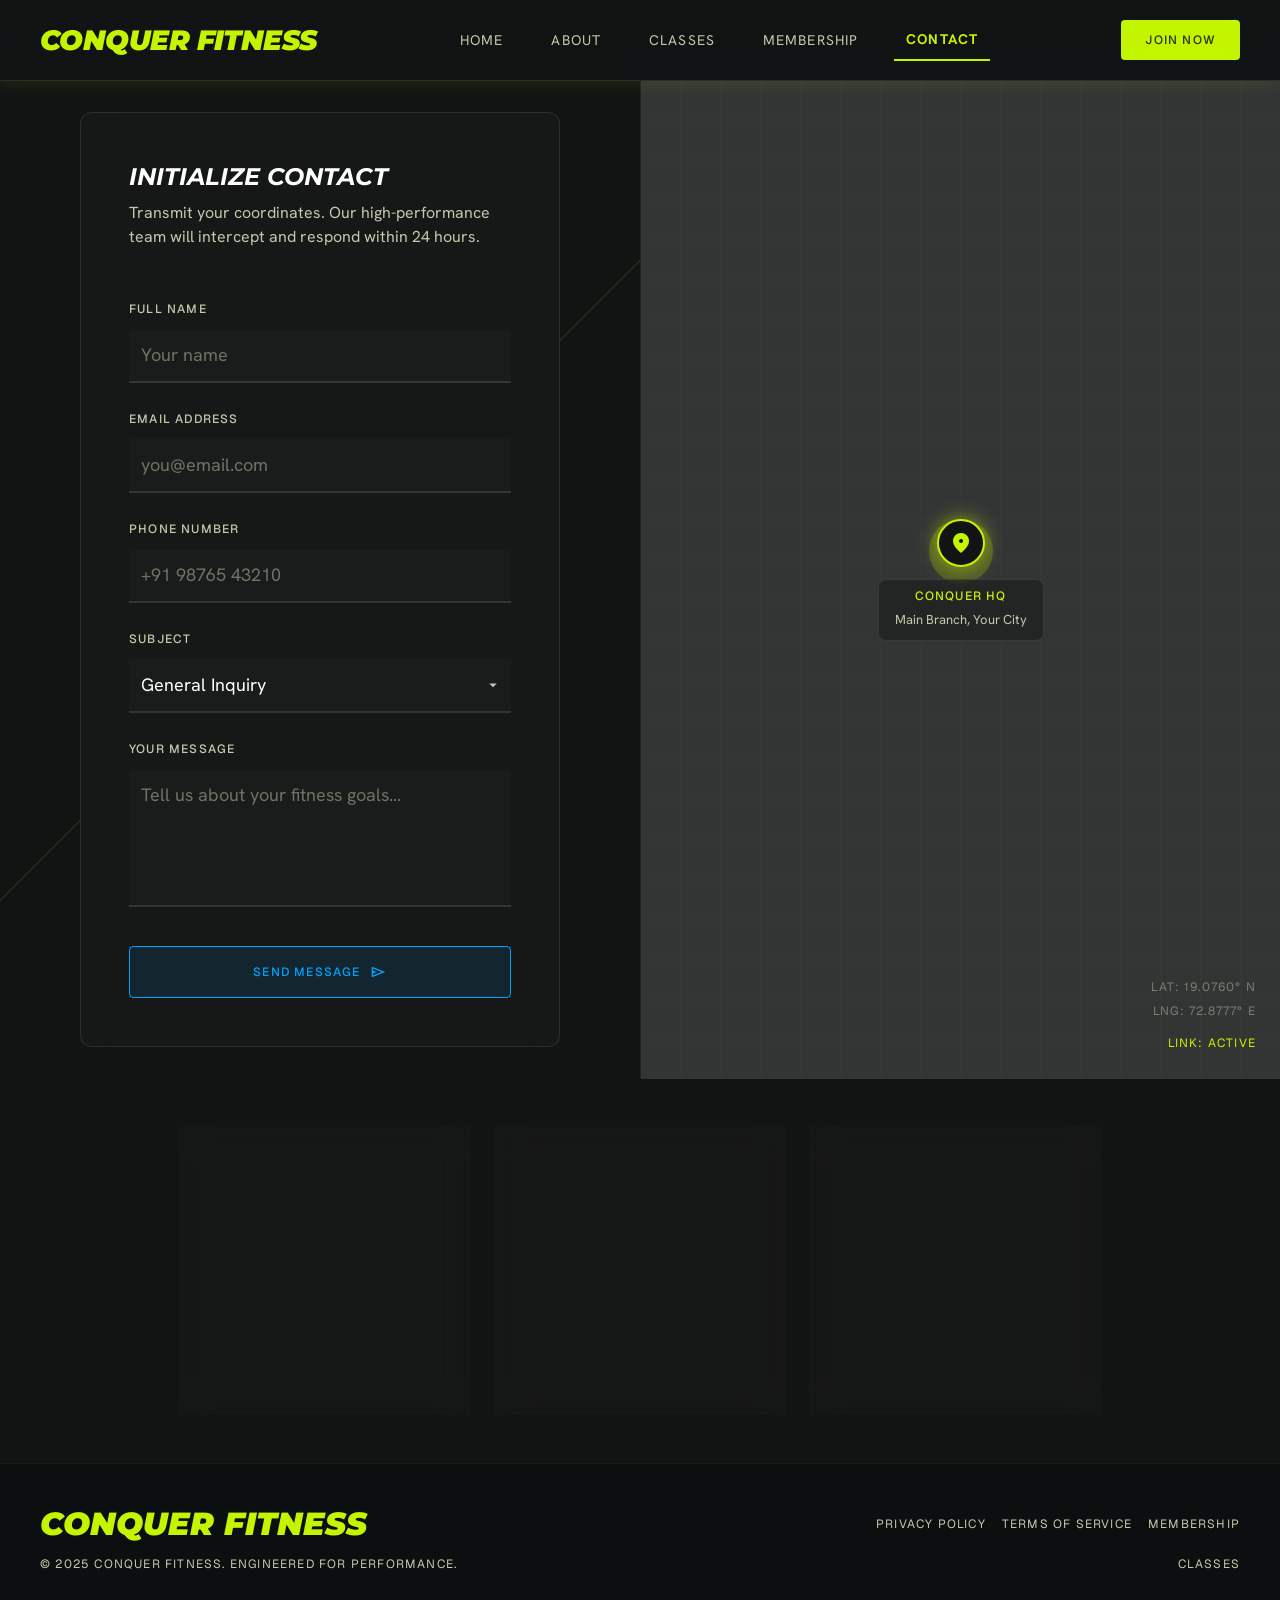
<file: apex-fitness/contact.html>
<!DOCTYPE html>
<html lang="en">
<head>
  <meta charset="UTF-8">
  <meta name="viewport" content="width=device-width, initial-scale=1.0">
  <title>Contact Us — CONQUER FITNESS</title>
  <meta name="description" content="Get in touch with Conquer Fitness. Visit our gym, call us, or send a message. Find our location, hours, and contact details here.">
  <link rel="stylesheet" href="css/styles.css">
</head>
<body>

  <!-- NAVBAR -->
  <nav class="navbar">
    <div class="navbar-inner">
      <a href="index.html" class="navbar-logo">CONQUER FITNESS</a>
      <div class="navbar-links">
        <a href="index.html">Home</a>
        <a href="about.html">About</a>
        <a href="classes.html">Classes</a>
        <a href="membership.html">Membership</a>
        <a href="contact.html" class="active">Contact</a>
      </div>
      <a href="contact.html" class="navbar-cta btn btn-primary">Join Now</a>
      <button class="navbar-hamburger" aria-label="Toggle menu">
        <span class="material-symbols-outlined" style="font-size:28px;">menu</span>
      </button>
    </div>
  </nav>
  <div class="mobile-menu">
    <a href="index.html">Home</a>
    <a href="about.html">About</a>
    <a href="classes.html">Classes</a>
    <a href="membership.html">Membership</a>
    <a href="contact.html" class="active">Contact</a>
  </div>

  <!-- MAIN CONTENT: SPLIT LAYOUT -->
  <main style="padding-top:80px; min-height:100vh; display:flex; flex-direction:column;">
    <div class="split-layout" style="flex:1;">

      <!-- LEFT: CONTACT FORM -->
      <div class="split-left" style="padding:32px var(--space-margin-mobile); display:flex; align-items:center; justify-content:center;">
        <div class="diagonal-accent"></div>
        <div class="glass-panel" style="padding:var(--space-stack-lg); border-radius:var(--radius-xl); width:100%; max-width:480px; position:relative; z-index:2;">
          <h1 class="text-headline-md" style="color:var(--color-primary); margin-bottom:8px;">INITIALIZE CONTACT</h1>
          <p class="text-body-md text-on-surface-variant" style="margin-bottom:var(--space-stack-lg);">Transmit your coordinates. Our high-performance team will intercept and respond within 24 hours.</p>

          <form id="contact-form" style="display:flex; flex-direction:column; gap:var(--space-stack-md);">
            <div>
              <label class="form-label" for="name">Full Name</label>
              <input class="neon-input" id="name" name="name" type="text" placeholder="Your name" required>
            </div>
            <div>
              <label class="form-label" for="email">Email Address</label>
              <input class="neon-input" id="email" name="email" type="email" placeholder="you@email.com" required>
            </div>
            <div>
              <label class="form-label" for="phone">Phone Number</label>
              <input class="neon-input" id="phone" name="phone" type="tel" placeholder="+91 98765 43210">
            </div>
            <div>
              <label class="form-label" for="subject">Subject</label>
              <select class="neon-select" id="subject" name="subject">
                <option value="general">General Inquiry</option>
                <option value="membership">Membership Info</option>
                <option value="booking">Class Booking</option>
                <option value="trial">Free Trial</option>
                <option value="corporate">Corporate Plans</option>
                <option value="feedback">Feedback</option>
              </select>
            </div>
            <div>
              <label class="form-label" for="message">Your Message</label>
              <textarea class="neon-input" id="message" name="message" rows="4" placeholder="Tell us about your fitness goals..." required style="resize:none;"></textarea>
            </div>
            <button type="submit" class="btn btn-secondary w-full" style="margin-top:var(--space-unit); padding:16px; justify-content:center;">
              <span>Send Message</span>
              <span class="material-symbols-outlined">send</span>
            </button>
          </form>
        </div>
      </div>

      <!-- RIGHT: MAP PLACEHOLDER -->
      <div class="split-right" style="min-height:400px;">
        <div class="map-placeholder">
          <!-- Simulated dark map image -->
          <div class="map-placeholder-bg" style="background-image: url('https://lh3.googleusercontent.com/aida-public/[base64]');"></div>
          <div class="map-grid-overlay"></div>

          <!-- Map Pin -->
          <div class="map-pin">
            <div class="map-pin-pulse"></div>
            <div class="map-pin-icon">
              <span class="material-symbols-outlined" style="font-variation-settings:'FILL' 1;">location_on</span>
            </div>
            <div class="map-pin-label glass-panel" style="padding:8px 16px; border-radius:var(--radius-lg);">
              <p class="text-label-mono text-primary-fixed">CONQUER HQ</p>
              <p class="text-body-md text-on-surface-variant" style="font-size:13px; margin-top:4px;">Main Branch, Your City</p>
            </div>
          </div>

          <!-- Coordinates -->
          <div class="map-coordinates">
            <div>LAT: 19.0760° N</div>
            <div>LNG: 72.8777° E</div>
            <div class="active" style="margin-top:8px;">LINK: ACTIVE</div>
          </div>
        </div>
      </div>

    </div>

    <!-- INFO CARDS -->
    <section class="container section reveal">
      <div class="grid grid-3 reveal-stagger">
        <!-- Address -->
        <div class="glass-card info-card">
          <span class="material-symbols-outlined" style="font-variation-settings:'FILL' 1;">location_on</span>
          <h3>Location & Parking</h3>
          <p style="margin-bottom:12px;">
            Conquer Fitness<br>
            Ground Floor, XYZ Complex<br>
            Main Road, Your City - 400001
          </p>
          <p>
            <span class="material-symbols-outlined" style="font-size:16px; vertical-align:middle; color:var(--color-primary-fixed);">local_parking</span>
            <span style="color:var(--color-primary-fixed); font-size:13px;">Huge free parking available</span>
          </p>
        </div>

        <!-- Hours -->
        <div class="glass-card info-card">
          <span class="material-symbols-outlined" style="font-variation-settings:'FILL' 1;">schedule</span>
          <h3>Hours of Operation</h3>
          <table class="hours-table">
            <tr>
              <td>Staffed Hours</td>
              <td>6:00 AM – 10:00 PM</td>
            </tr>
            <tr>
              <td>Member Access</td>
              <td style="color:var(--color-primary-fixed) !important;">24/7 (Pro & Elite)</td>
            </tr>
            <tr>
              <td>Sunday</td>
              <td>7:00 AM – 8:00 PM</td>
            </tr>
            <tr>
              <td>Public Holidays</td>
              <td>8:00 AM – 2:00 PM</td>
            </tr>
          </table>
        </div>

        <!-- Contact Info -->
        <div class="glass-card info-card">
          <span class="material-symbols-outlined" style="font-variation-settings:'FILL' 1;">call</span>
          <h3>Get In Touch</h3>
          <ul style="display:flex; flex-direction:column; gap:10px;">
            <li style="display:flex; align-items:center; gap:8px;">
              <span class="material-symbols-outlined" style="font-size:18px; color:var(--color-primary-fixed);">call</span>
              +91 98765 43210
            </li>
            <li style="display:flex; align-items:center; gap:8px;">
              <span class="material-symbols-outlined" style="font-size:18px; color:var(--color-primary-fixed);">mail</span>
              hello@conquerfitness.in
            </li>
            <li style="display:flex; align-items:center; gap:8px;">
              <span class="material-symbols-outlined" style="font-size:18px; color:var(--color-secondary-container);">language</span>
              www.conquerfitness.in
            </li>
          </ul>
          <div style="display:flex; gap:12px; margin-top:16px;">
            <a href="#" style="width:36px; height:36px; border-radius:50%; background:var(--color-surface-container-high); border:1px solid rgba(255,255,255,0.1); display:flex; align-items:center; justify-content:center; transition:all 0.3s;" title="Instagram">
              <span class="text-label-mono" style="font-size:14px; color:var(--color-on-surface-variant);">IG</span>
            </a>
            <a href="#" style="width:36px; height:36px; border-radius:50%; background:var(--color-surface-container-high); border:1px solid rgba(255,255,255,0.1); display:flex; align-items:center; justify-content:center; transition:all 0.3s;" title="Facebook">
              <span class="text-label-mono" style="font-size:14px; color:var(--color-on-surface-variant);">FB</span>
            </a>
            <a href="#" style="width:36px; height:36px; border-radius:50%; background:var(--color-surface-container-high); border:1px solid rgba(255,255,255,0.1); display:flex; align-items:center; justify-content:center; transition:all 0.3s;" title="YouTube">
              <span class="text-label-mono" style="font-size:14px; color:var(--color-on-surface-variant);">YT</span>
            </a>
          </div>
        </div>
      </div>
    </section>

  </main>

  <!-- FOOTER -->
  <footer class="footer">
    <div class="footer-inner">
      <div>
        <div class="footer-logo">CONQUER FITNESS</div>
        <p class="footer-copyright">© 2025 Conquer Fitness. Engineered for performance.</p>
      </div>
      <div class="footer-links">
        <a href="#">Privacy Policy</a>
        <a href="#">Terms of Service</a>
        <a href="membership.html">Membership</a>
        <a href="classes.html">Classes</a>
      </div>
    </div>
  </footer>

  <script src="js/main.js"></script>
</body>
</html>
</file>
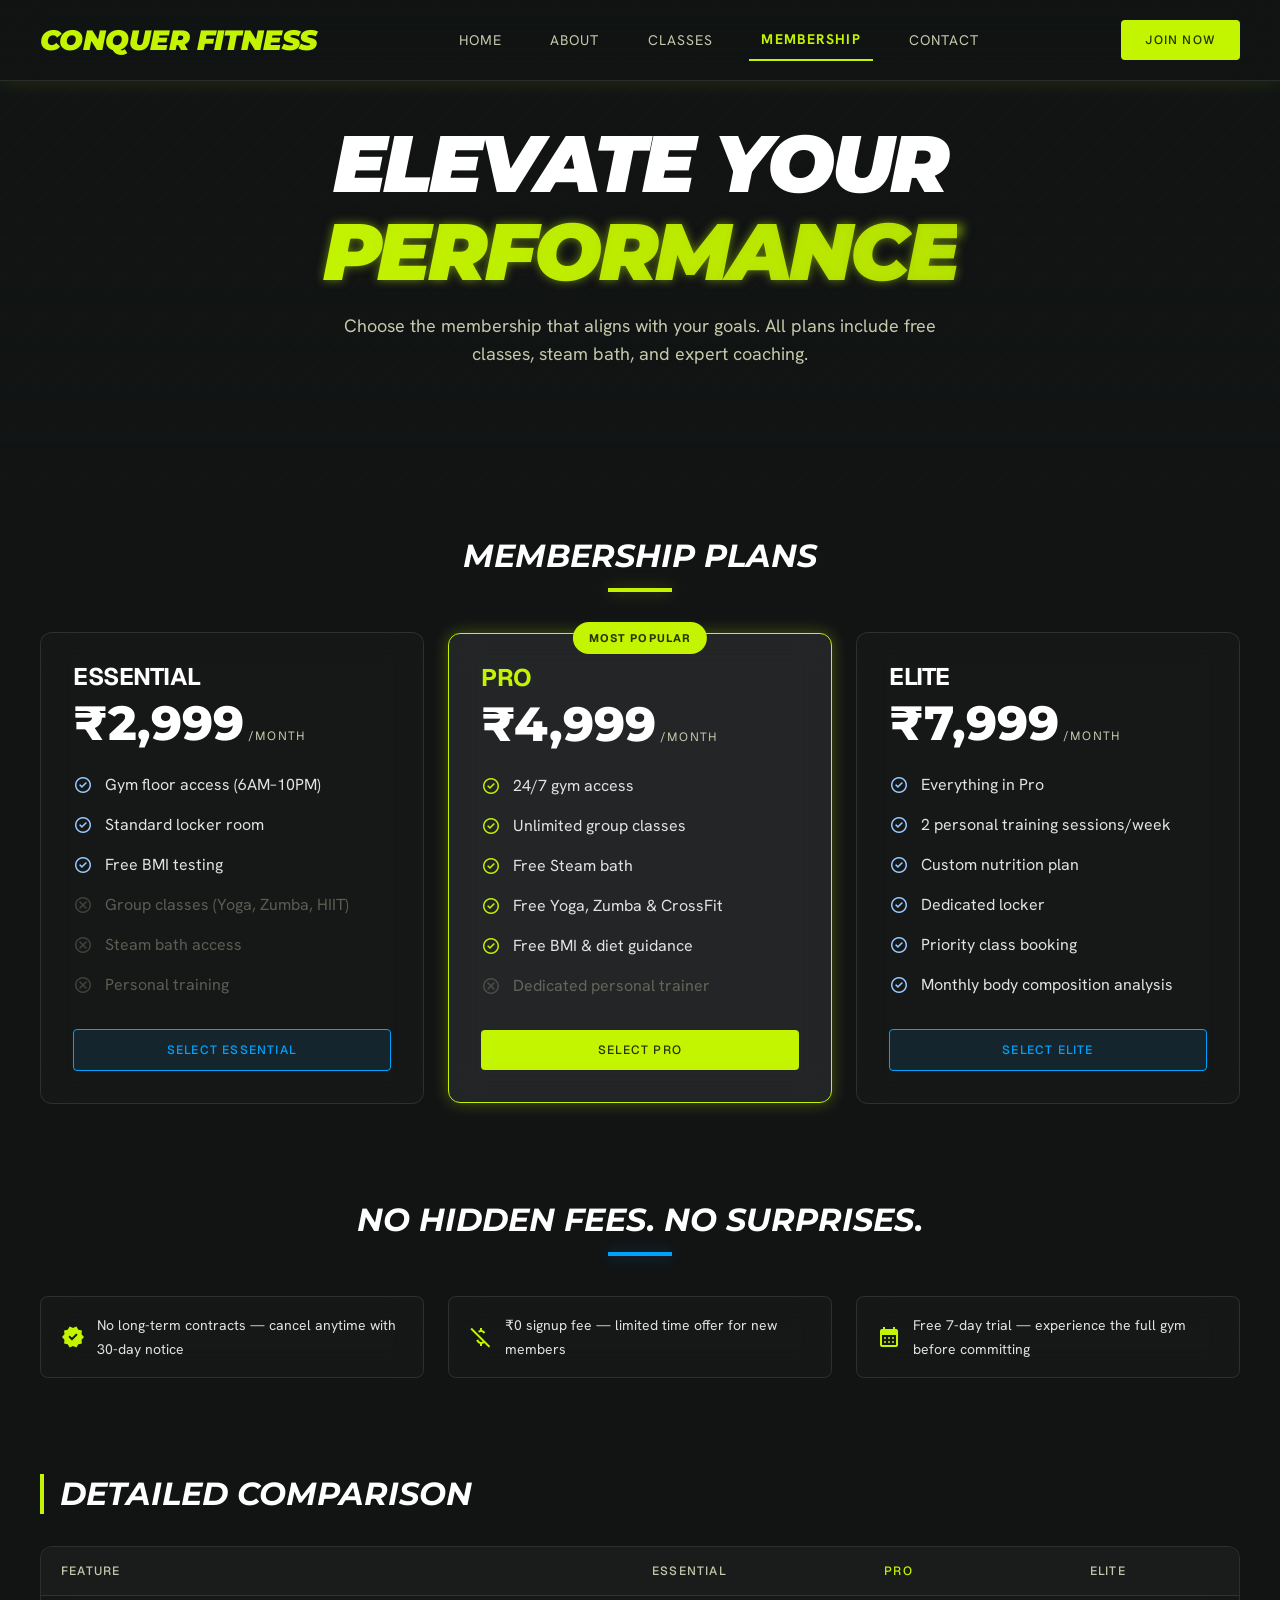
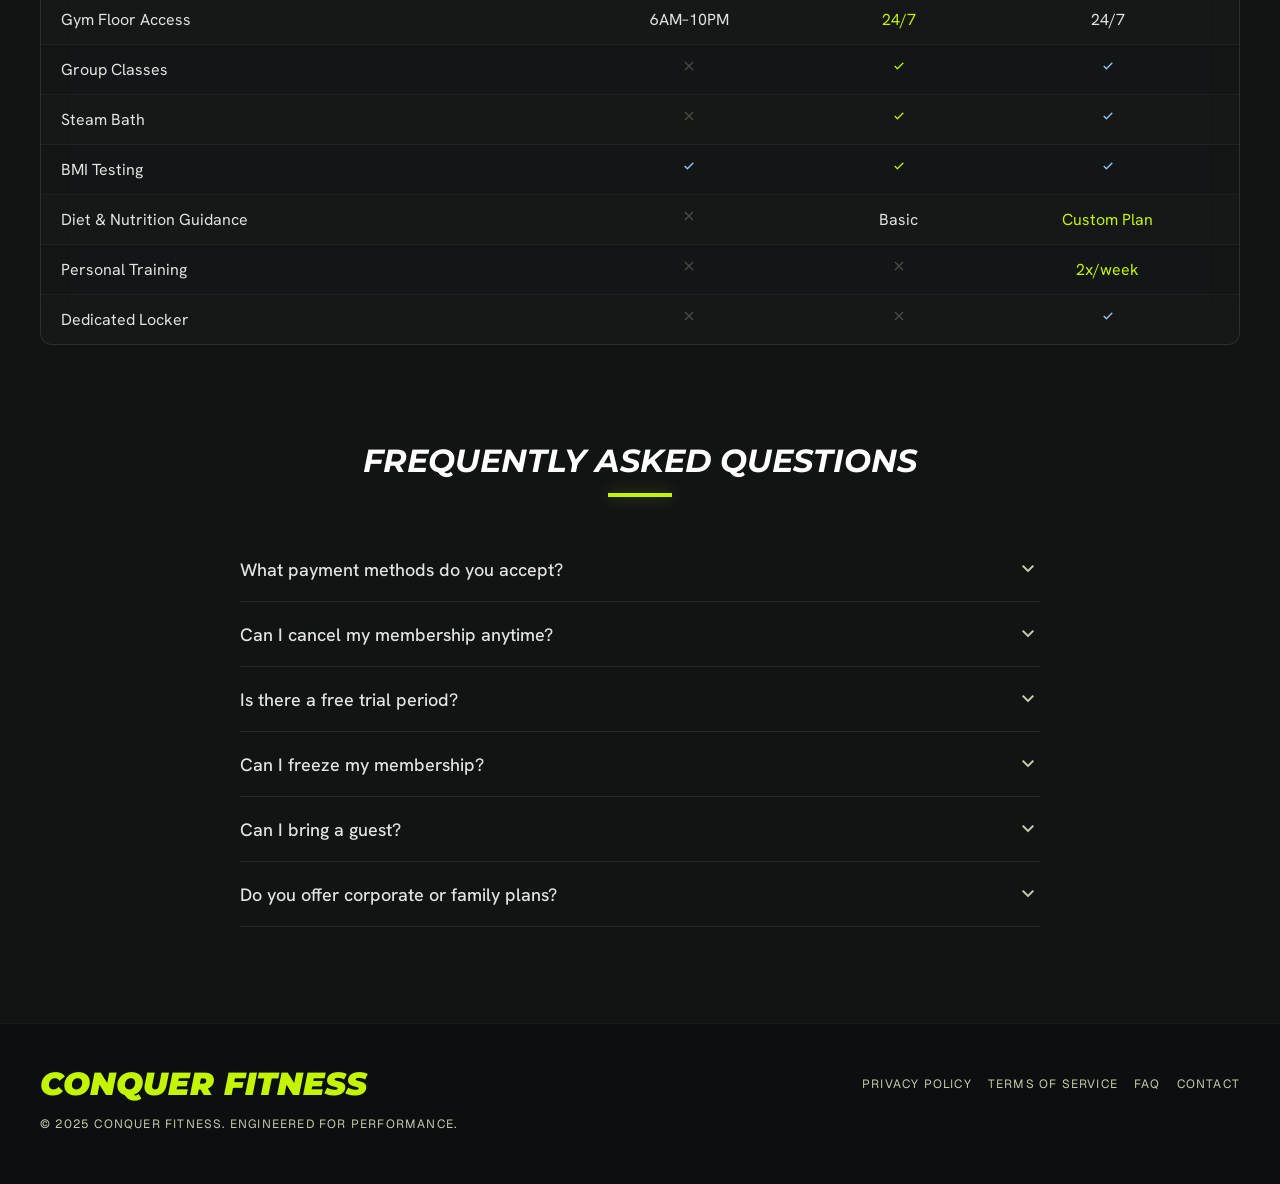
<file: apex-fitness/membership.html>
<!DOCTYPE html>
<html lang="en">
<head>
  <meta charset="UTF-8">
  <meta name="viewport" content="width=device-width, initial-scale=1.0">
  <title>Membership & Pricing — CONQUER FITNESS</title>
  <meta name="description" content="Choose your Conquer Fitness membership — Essential, Pro, or Elite. Transparent pricing in INR, no hidden fees, all classes included.">
  <link rel="stylesheet" href="css/styles.css">
</head>
<body>

  <!-- NAVBAR -->
  <nav class="navbar">
    <div class="navbar-inner">
      <a href="index.html" class="navbar-logo">CONQUER FITNESS</a>
      <div class="navbar-links">
        <a href="index.html">Home</a>
        <a href="about.html">About</a>
        <a href="classes.html">Classes</a>
        <a href="membership.html" class="active">Membership</a>
        <a href="contact.html">Contact</a>
      </div>
      <a href="contact.html" class="navbar-cta btn btn-primary">Join Now</a>
      <button class="navbar-hamburger" aria-label="Toggle menu">
        <span class="material-symbols-outlined" style="font-size:28px;">menu</span>
      </button>
    </div>
  </nav>
  <div class="mobile-menu">
    <a href="index.html">Home</a>
    <a href="about.html">About</a>
    <a href="classes.html">Classes</a>
    <a href="membership.html" class="active">Membership</a>
    <a href="contact.html">Contact</a>
  </div>

  <!-- HERO -->
  <header class="hero hero-short">
    <div class="hero-bg">
      <div class="hero-bg-image" style="background-image: url('https://lh3.googleusercontent.com/aida-public/[base64]');"></div>
      <div class="hero-bg-gradient"></div>
      <div class="hero-bg-grid"></div>
    </div>
    <div class="hero-content">
      <h1>ELEVATE YOUR <br><span class="gradient-text neon-text-lime">PERFORMANCE</span></h1>
      <p>Choose the membership that aligns with your goals. All plans include free classes, steam bath, and expert coaching.</p>
    </div>
  </header>

  <main style="padding-bottom:var(--space-stack-lg);">

    <!-- PRICING TIERS -->
    <section class="container section reveal">
      <div class="section-header-center">
        <h2 class="text-headline-lg text-primary" style="font-style:italic; text-transform:uppercase;">Membership Plans</h2>
        <div class="section-divider"></div>
      </div>
      <div class="grid grid-3 reveal-stagger" style="align-items:center;">
        <!-- Essential Tier -->
        <div class="glass-card pricing-card">
          <h3 class="pricing-tier-name">ESSENTIAL</h3>
          <div class="pricing-price">
            <span class="pricing-price-value">₹2,999</span>
            <span class="pricing-price-period">/Month</span>
          </div>
          <ul class="pricing-features">
            <li class="included">
              <span class="material-symbols-outlined">check_circle</span>
              Gym floor access (6AM–10PM)
            </li>
            <li class="included">
              <span class="material-symbols-outlined">check_circle</span>
              Standard locker room
            </li>
            <li class="included">
              <span class="material-symbols-outlined">check_circle</span>
              Free BMI testing
            </li>
            <li class="excluded">
              <span class="material-symbols-outlined">cancel</span>
              Group classes (Yoga, Zumba, HIIT)
            </li>
            <li class="excluded">
              <span class="material-symbols-outlined">cancel</span>
              Steam bath access
            </li>
            <li class="excluded">
              <span class="material-symbols-outlined">cancel</span>
              Personal training
            </li>
          </ul>
          <a href="contact.html" class="btn btn-secondary w-full" style="justify-content:center;">Select Essential</a>
        </div>

        <!-- Pro Tier (Highlighted) -->
        <div class="glass-card pricing-card pricing-card-highlighted">
          <div class="pricing-badge">Most Popular</div>
          <h3 class="pricing-tier-name" style="color:var(--color-primary-fixed);">PRO</h3>
          <div class="pricing-price">
            <span class="pricing-price-value">₹4,999</span>
            <span class="pricing-price-period">/Month</span>
          </div>
          <ul class="pricing-features">
            <li class="included">
              <span class="material-symbols-outlined" style="color:var(--color-primary-fixed);">check_circle</span>
              24/7 gym access
            </li>
            <li class="included">
              <span class="material-symbols-outlined" style="color:var(--color-primary-fixed);">check_circle</span>
              Unlimited group classes
            </li>
            <li class="included">
              <span class="material-symbols-outlined" style="color:var(--color-primary-fixed);">check_circle</span>
              Free Steam bath
            </li>
            <li class="included">
              <span class="material-symbols-outlined" style="color:var(--color-primary-fixed);">check_circle</span>
              Free Yoga, Zumba & CrossFit
            </li>
            <li class="included">
              <span class="material-symbols-outlined" style="color:var(--color-primary-fixed);">check_circle</span>
              Free BMI & diet guidance
            </li>
            <li class="excluded">
              <span class="material-symbols-outlined">cancel</span>
              Dedicated personal trainer
            </li>
          </ul>
          <a href="contact.html" class="btn btn-primary w-full" style="justify-content:center;">Select Pro</a>
        </div>

        <!-- Elite Tier -->
        <div class="glass-card pricing-card">
          <h3 class="pricing-tier-name">ELITE</h3>
          <div class="pricing-price">
            <span class="pricing-price-value">₹7,999</span>
            <span class="pricing-price-period">/Month</span>
          </div>
          <ul class="pricing-features">
            <li class="included">
              <span class="material-symbols-outlined">check_circle</span>
              Everything in Pro
            </li>
            <li class="included">
              <span class="material-symbols-outlined">check_circle</span>
              2 personal training sessions/week
            </li>
            <li class="included">
              <span class="material-symbols-outlined">check_circle</span>
              Custom nutrition plan
            </li>
            <li class="included">
              <span class="material-symbols-outlined">check_circle</span>
              Dedicated locker
            </li>
            <li class="included">
              <span class="material-symbols-outlined">check_circle</span>
              Priority class booking
            </li>
            <li class="included">
              <span class="material-symbols-outlined">check_circle</span>
              Monthly body composition analysis
            </li>
          </ul>
          <a href="contact.html" class="btn btn-secondary w-full" style="justify-content:center;">Select Elite</a>
        </div>
      </div>
    </section>

    <!-- TRANSPARENT TERMS -->
    <section class="container section reveal">
      <div class="section-header-center">
        <h2 class="text-headline-lg text-primary" style="font-style:italic; text-transform:uppercase;">No Hidden Fees. No Surprises.</h2>
        <div class="section-divider section-divider-blue"></div>
      </div>
      <div class="grid grid-3 reveal-stagger">
        <div class="glass-card trust-badge">
          <span class="material-symbols-outlined" style="font-variation-settings:'FILL' 1;">verified</span>
          <span>No long-term contracts — cancel anytime with 30-day notice</span>
        </div>
        <div class="glass-card trust-badge">
          <span class="material-symbols-outlined" style="font-variation-settings:'FILL' 1;">money_off</span>
          <span>₹0 signup fee — limited time offer for new members</span>
        </div>
        <div class="glass-card trust-badge">
          <span class="material-symbols-outlined" style="font-variation-settings:'FILL' 1;">calendar_month</span>
          <span>Free 7-day trial — experience the full gym before committing</span>
        </div>
      </div>
    </section>

    <!-- WHAT'S INCLUDED COMPARISON -->
    <section class="container section reveal">
      <div class="section-header" style="margin-bottom:32px;">
        <h2>Detailed Comparison</h2>
      </div>
      <div class="glass-panel" style="border-radius:var(--radius-xl); overflow:hidden;">
        <table style="width:100%; border-collapse:collapse;">
          <thead>
            <tr style="border-bottom:1px solid rgba(255,255,255,0.1); background:var(--color-surface-container-low);">
              <th style="text-align:left; padding:16px 20px;" class="text-label-mono text-on-surface-variant">Feature</th>
              <th style="text-align:center; padding:16px 20px;" class="text-label-mono text-on-surface-variant">Essential</th>
              <th style="text-align:center; padding:16px 20px; color:var(--color-primary-fixed);" class="text-label-mono">Pro</th>
              <th style="text-align:center; padding:16px 20px;" class="text-label-mono text-on-surface-variant">Elite</th>
            </tr>
          </thead>
          <tbody>
            <tr style="border-bottom:1px solid rgba(255,255,255,0.05);">
              <td style="padding:12px 20px;" class="text-body-md">Gym Floor Access</td>
              <td style="text-align:center; padding:12px;">6AM–10PM</td>
              <td style="text-align:center; padding:12px; color:var(--color-primary-fixed);">24/7</td>
              <td style="text-align:center; padding:12px;">24/7</td>
            </tr>
            <tr style="border-bottom:1px solid rgba(255,255,255,0.05); background:rgba(18,20,20,0.5);">
              <td style="padding:12px 20px;" class="text-body-md">Group Classes</td>
              <td style="text-align:center; padding:12px;"><span class="material-symbols-outlined" style="font-size:18px; color:rgba(196,201,172,0.3);">close</span></td>
              <td style="text-align:center; padding:12px;"><span class="material-symbols-outlined" style="font-size:18px; color:var(--color-primary-fixed);">check</span></td>
              <td style="text-align:center; padding:12px;"><span class="material-symbols-outlined" style="font-size:18px; color:var(--color-secondary);">check</span></td>
            </tr>
            <tr style="border-bottom:1px solid rgba(255,255,255,0.05);">
              <td style="padding:12px 20px;" class="text-body-md">Steam Bath</td>
              <td style="text-align:center; padding:12px;"><span class="material-symbols-outlined" style="font-size:18px; color:rgba(196,201,172,0.3);">close</span></td>
              <td style="text-align:center; padding:12px;"><span class="material-symbols-outlined" style="font-size:18px; color:var(--color-primary-fixed);">check</span></td>
              <td style="text-align:center; padding:12px;"><span class="material-symbols-outlined" style="font-size:18px; color:var(--color-secondary);">check</span></td>
            </tr>
            <tr style="border-bottom:1px solid rgba(255,255,255,0.05); background:rgba(18,20,20,0.5);">
              <td style="padding:12px 20px;" class="text-body-md">BMI Testing</td>
              <td style="text-align:center; padding:12px;"><span class="material-symbols-outlined" style="font-size:18px; color:var(--color-secondary);">check</span></td>
              <td style="text-align:center; padding:12px;"><span class="material-symbols-outlined" style="font-size:18px; color:var(--color-primary-fixed);">check</span></td>
              <td style="text-align:center; padding:12px;"><span class="material-symbols-outlined" style="font-size:18px; color:var(--color-secondary);">check</span></td>
            </tr>
            <tr style="border-bottom:1px solid rgba(255,255,255,0.05);">
              <td style="padding:12px 20px;" class="text-body-md">Diet & Nutrition Guidance</td>
              <td style="text-align:center; padding:12px;"><span class="material-symbols-outlined" style="font-size:18px; color:rgba(196,201,172,0.3);">close</span></td>
              <td style="text-align:center; padding:12px;">Basic</td>
              <td style="text-align:center; padding:12px; color:var(--color-primary-fixed);">Custom Plan</td>
            </tr>
            <tr style="border-bottom:1px solid rgba(255,255,255,0.05); background:rgba(18,20,20,0.5);">
              <td style="padding:12px 20px;" class="text-body-md">Personal Training</td>
              <td style="text-align:center; padding:12px;"><span class="material-symbols-outlined" style="font-size:18px; color:rgba(196,201,172,0.3);">close</span></td>
              <td style="text-align:center; padding:12px;"><span class="material-symbols-outlined" style="font-size:18px; color:rgba(196,201,172,0.3);">close</span></td>
              <td style="text-align:center; padding:12px; color:var(--color-primary-fixed);">2x/week</td>
            </tr>
            <tr>
              <td style="padding:12px 20px;" class="text-body-md">Dedicated Locker</td>
              <td style="text-align:center; padding:12px;"><span class="material-symbols-outlined" style="font-size:18px; color:rgba(196,201,172,0.3);">close</span></td>
              <td style="text-align:center; padding:12px;"><span class="material-symbols-outlined" style="font-size:18px; color:rgba(196,201,172,0.3);">close</span></td>
              <td style="text-align:center; padding:12px;"><span class="material-symbols-outlined" style="font-size:18px; color:var(--color-secondary);">check</span></td>
            </tr>
          </tbody>
        </table>
      </div>
    </section>

    <!-- FAQ -->
    <section class="container section reveal">
      <div class="section-header-center">
        <h2 class="text-headline-lg text-primary" style="font-style:italic; text-transform:uppercase;">Frequently Asked Questions</h2>
        <div class="section-divider"></div>
      </div>
      <div style="max-width:800px; margin:0 auto;">
        <div class="faq-item">
          <button class="faq-question">
            <span>What payment methods do you accept?</span>
            <span class="material-symbols-outlined">expand_more</span>
          </button>
          <div class="faq-answer">
            <div class="faq-answer-inner">We accept all major credit/debit cards, UPI (GPay, PhonePe, Paytm), net banking, and cash payments at the front desk. EMI options are available for quarterly and annual plans.</div>
          </div>
        </div>
        <div class="faq-item">
          <button class="faq-question">
            <span>Can I cancel my membership anytime?</span>
            <span class="material-symbols-outlined">expand_more</span>
          </button>
          <div class="faq-answer">
            <div class="faq-answer-inner">Yes! There are no long-term contracts. Simply provide 30 days' notice and your membership will be cancelled at the end of the current billing cycle. No cancellation fees.</div>
          </div>
        </div>
        <div class="faq-item">
          <button class="faq-question">
            <span>Is there a free trial period?</span>
            <span class="material-symbols-outlined">expand_more</span>
          </button>
          <div class="faq-answer">
            <div class="faq-answer-inner">Absolutely! We offer a free 7-day trial with full access to the gym, classes, and facilities. No credit card required — just walk in and sign up at the front desk.</div>
          </div>
        </div>
        <div class="faq-item">
          <button class="faq-question">
            <span>Can I freeze my membership?</span>
            <span class="material-symbols-outlined">expand_more</span>
          </button>
          <div class="faq-answer">
            <div class="faq-answer-inner">Yes, Pro and Elite members can freeze their membership for up to 30 days per year at no extra cost. Essential members can freeze for 15 days. Just inform the front desk in advance.</div>
          </div>
        </div>
        <div class="faq-item">
          <button class="faq-question">
            <span>Can I bring a guest?</span>
            <span class="material-symbols-outlined">expand_more</span>
          </button>
          <div class="faq-answer">
            <div class="faq-answer-inner">Elite members get 2 free guest passes per month. Pro members can purchase guest passes at ₹299 each. Essential members can bring guests at ₹499 per visit.</div>
          </div>
        </div>
        <div class="faq-item">
          <button class="faq-question">
            <span>Do you offer corporate or family plans?</span>
            <span class="material-symbols-outlined">expand_more</span>
          </button>
          <div class="faq-answer">
            <div class="faq-answer-inner">Yes! We offer special discounts for corporate groups (5+ employees) and family bundles (2+ members from the same household). Contact us for a customized quote.</div>
          </div>
        </div>
      </div>
    </section>

  </main>

  <!-- FOOTER -->
  <footer class="footer">
    <div class="footer-inner">
      <div>
        <div class="footer-logo">CONQUER FITNESS</div>
        <p class="footer-copyright">© 2025 Conquer Fitness. Engineered for performance.</p>
      </div>
      <div class="footer-links">
        <a href="#">Privacy Policy</a>
        <a href="#">Terms of Service</a>
        <a href="contact.html">FAQ</a>
        <a href="contact.html">Contact</a>
      </div>
    </div>
  </footer>

  <script src="js/main.js"></script>
</body>
</html>
</file>
<file: apex-fitness/css/styles.css>
/* ========================================================================
   CONQUER FITNESS — Kinetic Volt Design System
   Based on Stitch "Neon Pulse Fitness UI" project
   ======================================================================== */

/* --- Google Fonts --- */
@import url('https://fonts.googleapis.com/css2?family=Montserrat:ital,wght@0,700;0,800;0,900;1,700;1,800;1,900&family=Hanken+Grotesk:wght@400;500;600&family=Geist:wght@500;700&display=swap');
@import url('https://fonts.googleapis.com/css2?family=Material+Symbols+Outlined:wght,FILL@100..700,0..1&display=swap');

/* ========================================================================
   1. CSS CUSTOM PROPERTIES (Design Tokens)
   ======================================================================== */
:root {
  /* --- Color Palette --- */
  --color-primary: #ffffff;
  --color-on-primary: #283500;
  --color-primary-container: #c3f400;
  --color-on-primary-container: #556d00;
  --color-primary-fixed: #c3f400;
  --color-primary-fixed-dim: #abd600;
  --color-neon-lime: #ccff00;

  --color-secondary: #98cbff;
  --color-on-secondary: #003354;
  --color-secondary-container: #00a2fd;
  --color-on-secondary-container: #003558;
  --color-secondary-fixed: #cfe5ff;
  --color-electric-blue: #00a3ff;

  --color-tertiary: #ffffff;
  --color-tertiary-container: #e5e2e1;

  --color-error: #ffb4ab;
  --color-on-error: #690005;
  --color-error-container: #93000a;
  --color-crimson: #ff2d55;

  --color-background: #121414;
  --color-on-background: #e2e2e2;
  --color-surface: #121414;
  --color-surface-dim: #121414;
  --color-surface-bright: #38393a;
  --color-surface-container-lowest: #0c0f0f;
  --color-surface-container-low: #1a1c1c;
  --color-surface-container: #1e2020;
  --color-surface-container-high: #282a2b;
  --color-surface-container-highest: #333535;
  --color-on-surface: #e2e2e2;
  --color-on-surface-variant: #c4c9ac;
  --color-surface-variant: #333535;
  --color-surface-tint: #abd600;

  --color-outline: #8e9379;
  --color-outline-variant: #444933;
  --color-inverse-surface: #e2e2e2;
  --color-inverse-on-surface: #2f3131;

  /* --- Typography --- */
  --font-headline: 'Montserrat', sans-serif;
  --font-body: 'Hanken Grotesk', sans-serif;
  --font-mono: 'Geist', monospace;

  /* --- Spacing (8px grid) --- */
  --space-unit: 8px;
  --space-xs: 4px;
  --space-sm: 8px;
  --space-md: 16px;
  --space-lg: 24px;
  --space-xl: 32px;
  --space-2xl: 48px;
  --space-3xl: 64px;
  --space-stack-sm: 8px;
  --space-stack-md: 24px;
  --space-stack-lg: 48px;
  --space-gutter: 24px;
  --space-margin-mobile: 16px;
  --space-margin-desktop: 40px;
  --space-container-max: 1280px;

  /* --- Border Radius --- */
  --radius-sm: 0.125rem;
  --radius-default: 0.25rem;
  --radius-md: 0.375rem;
  --radius-lg: 0.5rem;
  --radius-xl: 0.75rem;
  --radius-full: 9999px;

  /* --- Transitions --- */
  --transition-fast: 150ms ease;
  --transition-normal: 300ms ease;
  --transition-slow: 500ms ease;

  /* --- Z-Index --- */
  --z-nav: 50;
  --z-overlay: 40;
  --z-modal: 60;
}

/* ========================================================================
   2. BASE RESET & GLOBAL STYLES
   ======================================================================== */
*,
*::before,
*::after {
  margin: 0;
  padding: 0;
  box-sizing: border-box;
}

html {
  scroll-behavior: smooth;
  -webkit-font-smoothing: antialiased;
  -moz-osx-font-smoothing: grayscale;
}

body {
  font-family: var(--font-body);
  font-size: 16px;
  line-height: 24px;
  font-weight: 400;
  color: var(--color-on-background);
  background-color: var(--color-background);
  overflow-x: hidden;
}

::selection {
  background-color: var(--color-primary-fixed);
  color: var(--color-on-primary);
}

img {
  max-width: 100%;
  height: auto;
  display: block;
}

a {
  color: inherit;
  text-decoration: none;
}

ul, ol {
  list-style: none;
}

button {
  cursor: pointer;
  border: none;
  background: none;
  font-family: inherit;
  color: inherit;
}

input, textarea, select {
  font-family: inherit;
  font-size: inherit;
  color: inherit;
}

/* ========================================================================
   3. TYPOGRAPHY SYSTEM
   ======================================================================== */

/* Display */
.text-display-lg {
  font-family: var(--font-headline);
  font-size: 80px;
  line-height: 88px;
  font-weight: 900;
  letter-spacing: -0.04em;
  text-transform: uppercase;
  font-style: italic;
}

.text-display-sm {
  font-family: var(--font-headline);
  font-size: 48px;
  line-height: 52px;
  font-weight: 800;
  letter-spacing: -0.02em;
  text-transform: uppercase;
  font-style: italic;
}

/* Headline */
.text-headline-lg {
  font-family: var(--font-headline);
  font-size: 32px;
  line-height: 40px;
  font-weight: 700;
  text-transform: uppercase;
  font-style: italic;
}

.text-headline-md {
  font-family: var(--font-headline);
  font-size: 24px;
  line-height: 32px;
  font-weight: 700;
  text-transform: uppercase;
  font-style: italic;
}

/* Body */
.text-body-lg {
  font-family: var(--font-body);
  font-size: 18px;
  line-height: 28px;
  font-weight: 400;
}

.text-body-md {
  font-family: var(--font-body);
  font-size: 16px;
  line-height: 24px;
  font-weight: 400;
}

/* Labels & Data */
.text-label-mono {
  font-family: var(--font-mono);
  font-size: 12px;
  line-height: 16px;
  font-weight: 500;
  letter-spacing: 0.1em;
  text-transform: uppercase;
}

.text-stats-lg {
  font-family: var(--font-mono);
  font-size: 24px;
  line-height: 24px;
  font-weight: 700;
  letter-spacing: -0.02em;
}

/* ========================================================================
   4. LAYOUT
   ======================================================================== */
.container {
  max-width: var(--space-container-max);
  margin-left: auto;
  margin-right: auto;
  padding-left: var(--space-margin-mobile);
  padding-right: var(--space-margin-mobile);
}

@media (min-width: 768px) {
  .container {
    padding-left: var(--space-margin-desktop);
    padding-right: var(--space-margin-desktop);
  }
}

.section {
  padding-top: var(--space-stack-lg);
  padding-bottom: var(--space-stack-lg);
}

.grid {
  display: grid;
  gap: var(--space-gutter);
}

.grid-2 { grid-template-columns: 1fr; }
.grid-3 { grid-template-columns: 1fr; }
.grid-4 { grid-template-columns: 1fr; }

@media (min-width: 768px) {
  .grid-2 { grid-template-columns: repeat(2, 1fr); }
  .grid-3 { grid-template-columns: repeat(3, 1fr); }
  .grid-4 { grid-template-columns: repeat(4, 1fr); }
}

/* ========================================================================
   5. COMPONENT: GLASSMORPHISM CARDS
   ======================================================================== */
.glass-card {
  background: rgba(26, 26, 26, 0.5);
  backdrop-filter: blur(16px);
  -webkit-backdrop-filter: blur(16px);
  border: 1px solid rgba(255, 255, 255, 0.1);
  border-radius: var(--radius-xl);
  transition: border-color var(--transition-normal), transform var(--transition-normal), box-shadow var(--transition-normal);
}

.glass-card:hover {
  border-color: rgba(195, 244, 0, 0.3);
}

.glass-panel {
  background: rgba(26, 28, 28, 0.6);
  backdrop-filter: blur(16px);
  -webkit-backdrop-filter: blur(16px);
  border: 1px solid rgba(255, 255, 255, 0.1);
  border-radius: var(--radius-xl);
}

/* ========================================================================
   6. COMPONENT: BUTTONS
   ======================================================================== */
.btn {
  display: inline-flex;
  align-items: center;
  justify-content: center;
  gap: 8px;
  padding: 12px 24px;
  border-radius: var(--radius-default);
  font-family: var(--font-mono);
  font-size: 12px;
  line-height: 16px;
  font-weight: 500;
  letter-spacing: 0.1em;
  text-transform: uppercase;
  transition: all var(--transition-normal);
  white-space: nowrap;
}

.btn:active {
  transform: scale(0.95);
}

.btn-primary {
  background-color: var(--color-primary-fixed);
  color: var(--color-on-primary);
}

.btn-primary:hover {
  background-color: var(--color-surface-tint);
  box-shadow: 0px 0px 25px rgba(204, 255, 0, 0.6);
}

.btn-secondary {
  background-color: rgba(0, 162, 253, 0.1);
  border: 1px solid var(--color-secondary-container);
  color: var(--color-secondary-container);
}

.btn-secondary:hover {
  background-color: rgba(0, 162, 253, 0.2);
  box-shadow: 0 0 15px rgba(0, 162, 253, 0.4);
}

.btn-ghost {
  background: transparent;
  border: 1px solid var(--color-primary-fixed);
  color: var(--color-primary-fixed);
}

.btn-ghost:hover {
  background-color: var(--color-primary-fixed);
  color: var(--color-on-primary);
}

.btn-lg {
  padding: 16px 32px;
  font-size: 12px;
}

.btn .material-symbols-outlined {
  font-size: 18px;
  transition: transform var(--transition-normal);
}

.btn:hover .material-symbols-outlined {
  transform: translateX(4px);
}

/* ========================================================================
   7. COMPONENT: NEON EFFECTS
   ======================================================================== */
.neon-glow-primary {
  box-shadow: 0px 0px 15px rgba(204, 255, 0, 0.3);
}

.neon-glow-primary:hover {
  box-shadow: 0px 0px 25px rgba(204, 255, 0, 0.6);
}

.neon-glow-secondary {
  box-shadow: 0px 0px 15px rgba(0, 163, 255, 0.3);
}

.neon-glow-secondary:hover {
  box-shadow: 0px 0px 25px rgba(0, 163, 255, 0.5);
}

.neon-text-lime {
  text-shadow: 0 0 10px rgba(195, 244, 0, 0.5);
}

.gradient-text {
  background: linear-gradient(90deg, var(--color-primary-fixed), var(--color-surface-tint));
  -webkit-background-clip: text;
  -webkit-text-fill-color: transparent;
  background-clip: text;
}

/* ========================================================================
   8. COMPONENT: INPUT FIELDS
   ======================================================================== */
.neon-input {
  background-color: var(--color-surface-container-low);
  border: none;
  border-bottom: 2px solid var(--color-surface-variant);
  color: var(--color-primary);
  padding: 12px;
  width: 100%;
  font-family: var(--font-body);
  font-size: 18px;
  line-height: 28px;
  transition: all var(--transition-normal);
  outline: none;
}

.neon-input:focus {
  border-bottom-color: var(--color-primary-fixed);
  box-shadow: 0 4px 15px -3px rgba(195, 244, 0, 0.3);
}

.neon-input::placeholder {
  color: var(--color-on-surface-variant);
  opacity: 0.5;
}

.form-label {
  font-family: var(--font-mono);
  font-size: 12px;
  text-transform: uppercase;
  letter-spacing: 0.1em;
  color: var(--color-on-surface-variant);
  margin-bottom: 8px;
  display: block;
  font-weight: 500;
}

/* Select dropdown */
.neon-select {
  background-color: var(--color-surface-container-low);
  border: none;
  border-bottom: 2px solid var(--color-surface-variant);
  color: var(--color-primary);
  padding: 12px;
  width: 100%;
  font-family: var(--font-body);
  font-size: 18px;
  line-height: 28px;
  transition: all var(--transition-normal);
  outline: none;
  appearance: none;
  -webkit-appearance: none;
  background-image: url("data:image/svg+xml,%3Csvg xmlns='http://www.w3.org/2000/svg' width='12' height='12' fill='%23c4c9ac' viewBox='0 0 16 16'%3E%3Cpath d='M8 11L3 6h10z'/%3E%3C/svg%3E");
  background-repeat: no-repeat;
  background-position: right 12px center;
  cursor: pointer;
}

.neon-select:focus {
  border-bottom-color: var(--color-primary-fixed);
  box-shadow: 0 4px 15px -3px rgba(195, 244, 0, 0.3);
}

/* ========================================================================
   9. COMPONENT: CHIPS
   ======================================================================== */
.chip {
  display: inline-flex;
  align-items: center;
  gap: 4px;
  padding: 4px 8px;
  border-radius: var(--radius-sm);
  font-family: var(--font-mono);
  font-size: 10px;
  font-weight: 700;
  letter-spacing: 0.1em;
  text-transform: uppercase;
  line-height: 1;
}

.chip-primary {
  background-color: var(--color-primary-fixed);
  color: var(--color-on-primary);
}

.chip-secondary {
  background-color: rgba(0, 162, 253, 0.15);
  color: var(--color-secondary-container);
  border: 1px solid rgba(0, 162, 253, 0.3);
}

.chip-outline {
  background-color: rgba(195, 244, 0, 0.1);
  color: var(--color-primary-fixed);
  border: 1px solid rgba(195, 244, 0, 0.3);
}

/* ========================================================================
   10. COMPONENT: NAVBAR
   ======================================================================== */
.navbar {
  position: fixed;
  top: 0;
  width: 100%;
  z-index: var(--z-nav);
  background: rgba(18, 20, 20, 0.8);
  backdrop-filter: blur(20px);
  -webkit-backdrop-filter: blur(20px);
  border-bottom: 1px solid rgba(255, 255, 255, 0.1);
  box-shadow: 0 0 20px rgba(171, 214, 0, 0.15);
}

.navbar-inner {
  display: flex;
  justify-content: space-between;
  align-items: center;
  height: 80px;
  max-width: var(--space-container-max);
  margin: 0 auto;
  padding: 0 var(--space-margin-mobile);
}

@media (min-width: 768px) {
  .navbar-inner {
    padding: 0 var(--space-margin-desktop);
  }
}

.navbar-logo {
  font-family: var(--font-headline);
  font-size: 28px;
  font-weight: 900;
  font-style: italic;
  color: var(--color-primary-fixed);
  letter-spacing: -0.02em;
  cursor: pointer;
  transition: opacity var(--transition-normal);
}

.navbar-logo:hover {
  opacity: 0.8;
}

.navbar-links {
  display: none;
  gap: var(--space-lg);
  align-items: center;
}

@media (min-width: 768px) {
  .navbar-links {
    display: flex;
  }
}

.navbar-links a {
  font-family: var(--font-body);
  font-size: 14px;
  text-transform: uppercase;
  letter-spacing: 0.08em;
  color: var(--color-on-surface-variant);
  padding: 8px 12px;
  border-radius: var(--radius-default);
  transition: all var(--transition-normal);
}

.navbar-links a:hover {
  color: var(--color-primary);
  background: rgba(255, 255, 255, 0.05);
  box-shadow: 0 0 15px rgba(195, 244, 0, 0.2);
}

.navbar-links a.active {
  color: var(--color-primary-fixed);
  font-weight: 700;
  border-bottom: 2px solid var(--color-primary-fixed);
  border-radius: 0;
}

.navbar-cta {
  display: none;
}

@media (min-width: 768px) {
  .navbar-cta {
    display: block;
  }
}

.navbar-hamburger {
  display: block;
  color: var(--color-primary);
  background: none;
  border: none;
  cursor: pointer;
}

@media (min-width: 768px) {
  .navbar-hamburger {
    display: none;
  }
}

/* Mobile Menu */
.mobile-menu {
  position: fixed;
  top: 80px;
  left: 0;
  right: 0;
  bottom: 0;
  z-index: calc(var(--z-nav) - 1);
  background: rgba(12, 15, 15, 0.98);
  backdrop-filter: blur(20px);
  display: flex;
  flex-direction: column;
  padding: var(--space-xl);
  transform: translateX(100%);
  transition: transform var(--transition-normal);
}

.mobile-menu.open {
  transform: translateX(0);
}

.mobile-menu a {
  font-family: var(--font-headline);
  font-size: 24px;
  font-weight: 700;
  text-transform: uppercase;
  font-style: italic;
  color: var(--color-on-surface-variant);
  padding: 16px 0;
  border-bottom: 1px solid rgba(255, 255, 255, 0.05);
  transition: color var(--transition-normal);
}

.mobile-menu a:hover,
.mobile-menu a.active {
  color: var(--color-primary-fixed);
}

/* ========================================================================
   11. COMPONENT: HERO
   ======================================================================== */
.hero {
  position: relative;
  width: 100%;
  min-height: 600px;
  display: flex;
  align-items: center;
  justify-content: center;
  overflow: hidden;
  padding-top: 80px;
}

.hero-full {
  height: 100vh;
  max-height: 1024px;
  clip-path: polygon(0 0, 100% 0, 100% 90%, 0 100%);
}

.hero-short {
  min-height: 400px;
  height: auto;
  padding-top: 120px;
  padding-bottom: 80px;
}

.hero-bg {
  position: absolute;
  inset: 0;
  z-index: 0;
}

.hero-bg-image {
  position: absolute;
  inset: 0;
  background-size: cover;
  background-position: center;
  opacity: 0.35;
  mix-blend-mode: luminosity;
}

.hero-bg-gradient {
  position: absolute;
  inset: 0;
  background: linear-gradient(to top, var(--color-background) 0%, rgba(18, 20, 20, 0.8) 40%, transparent 100%);
}

.hero-bg-grid {
  position: absolute;
  inset: 0;
  background-image: url("data:image/svg+xml,%3Csvg width='40' height='40' xmlns='http://www.w3.org/2000/svg'%3E%3Cg stroke='%23ffffff' stroke-opacity='0.05' fill='none'%3E%3Cpath d='M0 40h40V0z'/%3E%3C/g%3E%3C/svg%3E");
  opacity: 0.2;
}

.hero-content {
  position: relative;
  z-index: 10;
  max-width: var(--space-container-max);
  margin: 0 auto;
  padding: 0 var(--space-margin-mobile);
  text-align: center;
}

@media (min-width: 768px) {
  .hero-content {
    padding: 0 var(--space-margin-desktop);
  }
}

.hero-content h1 {
  font-family: var(--font-headline);
  font-size: 40px;
  line-height: 48px;
  font-weight: 900;
  text-transform: uppercase;
  font-style: italic;
  letter-spacing: -0.04em;
  color: var(--color-primary);
  margin-bottom: 16px;
}

@media (min-width: 768px) {
  .hero-content h1 {
    font-size: 80px;
    line-height: 88px;
  }
}

.hero-content p {
  font-family: var(--font-body);
  font-size: 18px;
  line-height: 28px;
  color: var(--color-on-surface-variant);
  max-width: 640px;
  margin: 0 auto 40px;
}

.hero-actions {
  display: flex;
  flex-direction: column;
  gap: 16px;
  align-items: center;
}

@media (min-width: 640px) {
  .hero-actions {
    flex-direction: row;
    justify-content: center;
  }
}

/* ========================================================================
   12. COMPONENT: SECTION HEADER
   ======================================================================== */
.section-header {
  border-left: 4px solid var(--color-primary-fixed);
  padding-left: 16px;
  margin-bottom: 8px;
}

.section-header h2 {
  font-family: var(--font-headline);
  font-size: 24px;
  line-height: 32px;
  font-weight: 700;
  text-transform: uppercase;
  font-style: italic;
  color: var(--color-primary);
}

@media (min-width: 768px) {
  .section-header h2 {
    font-size: 32px;
    line-height: 40px;
  }
}

.section-header p {
  color: var(--color-on-surface-variant);
  padding-left: 4px;
  margin-top: 4px;
}

.section-header-center {
  text-align: center;
  border-left: none;
  padding-left: 0;
  margin-bottom: 40px;
}

.section-header-center h2 {
  margin-bottom: 12px;
}

.section-divider {
  width: 64px;
  height: 4px;
  background: var(--color-primary-fixed);
  margin: 0 auto;
  box-shadow: 0px 0px 15px rgba(204, 255, 0, 0.3);
}

.section-divider-blue {
  background: var(--color-secondary-container);
  box-shadow: 0px 0px 15px rgba(0, 163, 255, 0.3);
}

/* ========================================================================
   13. COMPONENT: STAT CARDS
   ======================================================================== */
.stat-card {
  padding: 24px;
  border-radius: var(--radius-lg);
  display: flex;
  flex-direction: column;
  justify-content: space-between;
  transition: border-color var(--transition-normal);
}

.stat-card:hover {
  border-color: rgba(195, 244, 0, 0.5);
}

.stat-card-header {
  display: flex;
  justify-content: space-between;
  align-items: flex-start;
  margin-bottom: 16px;
}

.stat-card-icon {
  color: var(--color-primary-fixed);
  opacity: 0.7;
}

.stat-card-value {
  font-family: var(--font-headline);
  font-size: 36px;
  font-weight: 900;
  font-style: italic;
  letter-spacing: -0.04em;
  color: var(--color-primary);
  transition: color var(--transition-normal);
}

.stat-card:hover .stat-card-value {
  color: var(--color-primary-fixed);
}

/* Ping dot animation */
.ping-dot {
  width: 6px;
  height: 6px;
  border-radius: 50%;
  background: var(--color-primary-fixed);
  animation: ping 1.5s cubic-bezier(0, 0, 0.2, 1) infinite;
}

@keyframes ping {
  0% { transform: scale(1); opacity: 1; }
  75%, 100% { transform: scale(2.5); opacity: 0; }
}

/* Mini bar chart */
.mini-bars {
  display: flex;
  align-items: flex-end;
  gap: 3px;
  height: 24px;
}

.mini-bars span {
  width: 6px;
  background: var(--color-on-surface-variant);
  border-radius: 1px;
}

.mini-bars span:last-child {
  background: var(--color-primary-fixed);
}

/* ========================================================================
   14. COMPONENT: FEATURE CARDS (for amenities/USPs)
   ======================================================================== */
.feature-card {
  padding: 24px;
  text-align: center;
  border-radius: var(--radius-xl);
  transition: all var(--transition-normal);
}

.feature-card:hover {
  transform: translateY(-4px);
  border-color: rgba(195, 244, 0, 0.4);
  box-shadow: 0 0 20px rgba(195, 244, 0, 0.15);
}

.feature-card .material-symbols-outlined {
  font-size: 36px;
  color: var(--color-primary-fixed);
  margin-bottom: 12px;
}

.feature-card h3 {
  font-family: var(--font-headline);
  font-size: 14px;
  font-weight: 700;
  text-transform: uppercase;
  letter-spacing: 0.05em;
  color: var(--color-primary);
  margin-bottom: 8px;
}

.feature-card p {
  font-size: 14px;
  line-height: 20px;
  color: var(--color-on-surface-variant);
}

/* ========================================================================
   15. COMPONENT: CLASS CARDS
   ======================================================================== */
.class-card {
  border-radius: var(--radius-xl);
  overflow: hidden;
  cursor: pointer;
  display: flex;
  flex-direction: column;
  transition: transform var(--transition-normal);
}

.class-card:hover {
  transform: translateY(-4px);
}

.class-card-image {
  position: relative;
  height: 200px;
  overflow: hidden;
}

.class-card-image img {
  width: 100%;
  height: 100%;
  object-fit: cover;
  transition: transform 0.7s ease;
}

.class-card:hover .class-card-image img {
  transform: scale(1.05);
}

.class-card-image::after {
  content: '';
  position: absolute;
  inset: 0;
  background: rgba(0, 0, 0, 0.55);
  transition: background var(--transition-slow);
}

.class-card:hover .class-card-image::after {
  background: rgba(0, 0, 0, 0.35);
}

.class-card-chip {
  position: absolute;
  top: 16px;
  left: 16px;
  z-index: 2;
}

.class-card-body {
  padding: 24px;
  flex: 1;
  display: flex;
  flex-direction: column;
}

.class-card-title {
  font-family: var(--font-headline);
  font-size: 22px;
  font-weight: 700;
  text-transform: uppercase;
  font-style: italic;
  color: var(--color-primary);
  margin-bottom: 8px;
}

.class-card-desc {
  color: var(--color-on-surface-variant);
  margin-bottom: 24px;
  flex: 1;
}

.class-card-meta {
  display: flex;
  align-items: center;
  gap: 16px;
  border-top: 1px solid rgba(255, 255, 255, 0.1);
  padding-top: 16px;
  margin-top: auto;
}

.class-card-meta-item {
  display: flex;
  align-items: center;
  gap: 4px;
  font-family: var(--font-mono);
  font-size: 12px;
  letter-spacing: 0.1em;
  text-transform: uppercase;
  color: var(--color-on-surface-variant);
}

.class-card-meta-item .material-symbols-outlined {
  font-size: 16px;
}

/* Accent line on featured card */
.class-card-featured {
  position: relative;
}

.class-card-featured::before {
  content: '';
  position: absolute;
  top: 0;
  left: 0;
  right: 0;
  height: 3px;
  background: linear-gradient(90deg, var(--color-secondary-container), var(--color-primary-fixed));
  z-index: 2;
}

/* ========================================================================
   16. COMPONENT: PRICING CARDS
   ======================================================================== */
.pricing-card {
  padding: 32px;
  display: flex;
  flex-direction: column;
  border-radius: var(--radius-xl);
  transition: transform var(--transition-normal);
}

.pricing-card:hover {
  transform: translateY(-8px);
}

.pricing-card-highlighted {
  border-color: var(--color-primary-fixed);
  box-shadow: 0px 0px 15px rgba(195, 244, 0, 0.3);
  background: rgba(40, 42, 43, 0.8);
  position: relative;
  z-index: 2;
}

@media (min-width: 768px) {
  .pricing-card-highlighted {
    transform: translateY(-16px);
  }
  .pricing-card-highlighted:hover {
    transform: translateY(-24px);
  }
}

.pricing-badge {
  position: absolute;
  top: -12px;
  left: 50%;
  transform: translateX(-50%);
  background: var(--color-primary-fixed);
  color: var(--color-on-primary);
  font-family: var(--font-mono);
  font-size: 11px;
  font-weight: 700;
  letter-spacing: 0.1em;
  text-transform: uppercase;
  padding: 4px 16px;
  border-radius: var(--radius-full);
  white-space: nowrap;
}

.pricing-tier-name {
  font-family: var(--font-mono);
  font-size: 24px;
  line-height: 24px;
  font-weight: 700;
  letter-spacing: -0.02em;
  color: var(--color-primary);
  margin-bottom: 8px;
}

.pricing-price {
  display: flex;
  align-items: baseline;
  gap: 4px;
  margin-bottom: 24px;
}

.pricing-price-value {
  font-family: var(--font-headline);
  font-size: 48px;
  line-height: 52px;
  font-weight: 800;
  color: var(--color-primary);
}

.pricing-price-period {
  font-family: var(--font-mono);
  font-size: 12px;
  letter-spacing: 0.1em;
  text-transform: uppercase;
  color: var(--color-on-surface-variant);
}

.pricing-features {
  list-style: none;
  display: flex;
  flex-direction: column;
  gap: 16px;
  margin-bottom: 32px;
  flex: 1;
}

.pricing-features li {
  display: flex;
  align-items: center;
  gap: 12px;
  font-size: 16px;
  line-height: 24px;
}

.pricing-features li .material-symbols-outlined {
  font-size: 20px;
  flex-shrink: 0;
}

.pricing-features li.included .material-symbols-outlined {
  color: var(--color-secondary);
}

.pricing-features li.excluded {
  color: rgba(196, 201, 172, 0.4);
}

.pricing-features li.excluded .material-symbols-outlined {
  color: rgba(196, 201, 172, 0.25);
}

/* ========================================================================
   17. COMPONENT: FAQ ACCORDION
   ======================================================================== */
.faq-item {
  border-bottom: 1px solid rgba(255, 255, 255, 0.08);
}

.faq-question {
  display: flex;
  justify-content: space-between;
  align-items: center;
  width: 100%;
  padding: 20px 0;
  text-align: left;
  font-family: var(--font-body);
  font-size: 18px;
  font-weight: 500;
  color: var(--color-on-surface);
  cursor: pointer;
  transition: color var(--transition-normal);
  background: none;
  border: none;
}

.faq-question:hover {
  color: var(--color-primary-fixed);
}

.faq-question .material-symbols-outlined {
  font-size: 24px;
  color: var(--color-on-surface-variant);
  transition: transform var(--transition-normal), color var(--transition-normal);
  flex-shrink: 0;
}

.faq-item.open .faq-question .material-symbols-outlined {
  transform: rotate(180deg);
  color: var(--color-primary-fixed);
}

.faq-answer {
  max-height: 0;
  overflow: hidden;
  transition: max-height 0.4s ease, padding 0.3s ease;
}

.faq-answer-inner {
  padding-bottom: 20px;
  color: var(--color-on-surface-variant);
  font-size: 16px;
  line-height: 24px;
}

.faq-item.open .faq-answer {
  max-height: 300px;
}

/* ========================================================================
   18. COMPONENT: TRAINER CARDS
   ======================================================================== */
.trainer-card {
  overflow: hidden;
  border-radius: var(--radius-xl);
  transition: all var(--transition-normal);
}

.trainer-card:hover {
  transform: translateY(-4px);
  box-shadow: 0 0 20px rgba(195, 244, 0, 0.15);
}

.trainer-card-image {
  height: 280px;
  overflow: hidden;
  position: relative;
}

.trainer-card-image img {
  width: 100%;
  height: 100%;
  object-fit: cover;
  object-position: top center;
  transition: transform 0.5s ease;
}

.trainer-card:hover .trainer-card-image img {
  transform: scale(1.05);
}

.trainer-card-body {
  padding: 24px;
}

.trainer-card-body h3 {
  font-family: var(--font-headline);
  font-size: 20px;
  font-weight: 700;
  text-transform: uppercase;
  font-style: italic;
  color: var(--color-primary);
  margin-bottom: 8px;
}

.trainer-card-body .trainer-specialty {
  margin-bottom: 12px;
}

.trainer-card-body .trainer-certs {
  font-size: 13px;
  color: var(--color-on-surface-variant);
  margin-bottom: 12px;
}

.trainer-card-body .trainer-motto {
  font-style: italic;
  color: var(--color-secondary);
  font-size: 14px;
  line-height: 20px;
  border-left: 2px solid var(--color-secondary-container);
  padding-left: 12px;
}

/* ========================================================================
   19. COMPONENT: GALLERY
   ======================================================================== */
.gallery-grid {
  display: grid;
  grid-template-columns: repeat(2, 1fr);
  gap: 12px;
}

@media (min-width: 768px) {
  .gallery-grid {
    grid-template-columns: repeat(3, 1fr);
    gap: 16px;
  }
}

.gallery-item {
  position: relative;
  border-radius: var(--radius-lg);
  overflow: hidden;
  cursor: pointer;
  aspect-ratio: 4/3;
}

.gallery-item img {
  width: 100%;
  height: 100%;
  object-fit: cover;
  transition: transform 0.5s ease;
}

.gallery-item:hover img {
  transform: scale(1.08);
}

.gallery-item::after {
  content: '';
  position: absolute;
  inset: 0;
  background: rgba(0, 0, 0, 0.3);
  opacity: 0;
  transition: opacity var(--transition-normal);
}

.gallery-item:hover::after {
  opacity: 1;
}

.gallery-item-label {
  position: absolute;
  bottom: 12px;
  left: 12px;
  z-index: 2;
  font-family: var(--font-mono);
  font-size: 11px;
  letter-spacing: 0.1em;
  text-transform: uppercase;
  color: var(--color-primary-fixed);
  opacity: 0;
  transform: translateY(8px);
  transition: all var(--transition-normal);
}

.gallery-item:hover .gallery-item-label {
  opacity: 1;
  transform: translateY(0);
}

/* Gallery Lightbox */
.lightbox {
  position: fixed;
  inset: 0;
  z-index: var(--z-modal);
  background: rgba(0, 0, 0, 0.9);
  display: flex;
  align-items: center;
  justify-content: center;
  opacity: 0;
  pointer-events: none;
  transition: opacity var(--transition-normal);
}

.lightbox.open {
  opacity: 1;
  pointer-events: all;
}

.lightbox img {
  max-width: 90%;
  max-height: 85vh;
  border-radius: var(--radius-lg);
  box-shadow: 0 0 40px rgba(0, 0, 0, 0.5);
}

.lightbox-close {
  position: absolute;
  top: 24px;
  right: 24px;
  color: var(--color-primary);
  font-size: 32px;
  cursor: pointer;
  z-index: 2;
  transition: color var(--transition-normal);
}

.lightbox-close:hover {
  color: var(--color-primary-fixed);
}

/* ========================================================================
   20. COMPONENT: SCHEDULE TABLE
   ======================================================================== */
.schedule-header {
  display: grid;
  grid-template-columns: repeat(5, 1fr);
  border-bottom: 1px solid rgba(255, 255, 255, 0.1);
  background: var(--color-surface-container-low);
}

.schedule-header-cell {
  padding: 16px;
  text-align: center;
  font-family: var(--font-mono);
  font-size: 12px;
  letter-spacing: 0.1em;
  text-transform: uppercase;
  color: var(--color-on-surface-variant);
  border-right: 1px solid rgba(255, 255, 255, 0.03);
}

.schedule-header-cell:last-child {
  border-right: none;
}

.schedule-header-cell.today {
  color: var(--color-primary-fixed);
  border-bottom: 2px solid var(--color-primary-fixed);
}

.schedule-row {
  display: flex;
  flex-direction: column;
  border-bottom: 1px solid rgba(255, 255, 255, 0.03);
  background: var(--color-surface);
  transition: background var(--transition-normal);
  position: relative;
}

@media (min-width: 768px) {
  .schedule-row {
    flex-direction: row;
    align-items: center;
  }
}

.schedule-row:hover {
  background: var(--color-surface-container);
}

.schedule-row:nth-child(even) {
  background: rgba(18, 20, 20, 0.5);
}

.schedule-row:nth-child(even):hover {
  background: var(--color-surface-container);
}

.schedule-row-active::before {
  content: '';
  position: absolute;
  left: 0;
  top: 0;
  bottom: 0;
  width: 2px;
  background: var(--color-primary-fixed);
}

.schedule-time {
  padding: 16px;
  flex-shrink: 0;
  display: flex;
  align-items: center;
  justify-content: center;
  font-family: var(--font-mono);
  font-size: 24px;
  font-weight: 700;
  color: var(--color-primary);
}

@media (min-width: 768px) {
  .schedule-time {
    width: 128px;
  }
}

.schedule-details {
  padding: 16px;
  flex: 1;
  display: flex;
  flex-direction: column;
  gap: 4px;
}

@media (min-width: 768px) {
  .schedule-details {
    flex-direction: row;
    justify-content: space-between;
    align-items: center;
    gap: 16px;
  }
}

.schedule-class-name {
  font-family: var(--font-headline);
  font-size: 18px;
  font-weight: 700;
  text-transform: uppercase;
  color: var(--color-primary);
}

.schedule-class-info {
  display: flex;
  align-items: center;
  gap: 8px;
  color: var(--color-on-surface-variant);
  font-size: 14px;
}

/* ========================================================================
   21. COMPONENT: FOOTER
   ======================================================================== */
.footer {
  background: var(--color-surface-container-lowest);
  border-top: 1px solid rgba(255, 255, 255, 0.05);
  padding: var(--space-stack-lg) 0;
}

.footer-inner {
  max-width: var(--space-container-max);
  margin: 0 auto;
  padding: 0 var(--space-margin-mobile);
  display: grid;
  grid-template-columns: 1fr;
  gap: var(--space-gutter);
}

@media (min-width: 768px) {
  .footer-inner {
    grid-template-columns: 2fr 1fr;
    padding: 0 var(--space-margin-desktop);
  }
}

.footer-logo {
  font-family: var(--font-headline);
  font-size: 32px;
  font-weight: 900;
  font-style: italic;
  color: var(--color-primary-fixed);
  margin-bottom: 16px;
}

.footer-copyright {
  font-family: var(--font-mono);
  font-size: 12px;
  letter-spacing: 0.1em;
  text-transform: uppercase;
  color: var(--color-on-surface-variant);
}

.footer-links {
  display: flex;
  flex-wrap: wrap;
  gap: 16px;
  font-family: var(--font-mono);
  font-size: 12px;
  letter-spacing: 0.1em;
  text-transform: uppercase;
  color: var(--color-on-surface-variant);
}

@media (min-width: 768px) {
  .footer-links {
    justify-content: flex-end;
    align-items: flex-start;
  }
}

.footer-links a {
  transition: color var(--transition-normal);
}

.footer-links a:hover {
  color: var(--color-secondary);
}

/* ========================================================================
   22. COMPONENT: CONTACT INFO CARDS
   ======================================================================== */
.info-card {
  padding: 24px;
}

.info-card .material-symbols-outlined {
  font-size: 28px;
  color: var(--color-primary-fixed);
  margin-bottom: 12px;
}

.info-card h3 {
  font-family: var(--font-mono);
  font-size: 14px;
  font-weight: 700;
  text-transform: uppercase;
  letter-spacing: 0.05em;
  color: var(--color-primary);
  margin-bottom: 12px;
}

.info-card p, .info-card li {
  color: var(--color-on-surface-variant);
  font-size: 14px;
  line-height: 22px;
}

.info-card .hours-table {
  width: 100%;
}

.info-card .hours-table td {
  padding: 4px 0;
  font-size: 14px;
}

.info-card .hours-table td:first-child {
  font-family: var(--font-mono);
  font-size: 12px;
  letter-spacing: 0.05em;
  text-transform: uppercase;
  color: var(--color-on-surface-variant);
  width: 50%;
}

.info-card .hours-table td:last-child {
  color: var(--color-primary);
  text-align: right;
}

/* ========================================================================
   23. COMPONENT: TRUST BADGES
   ======================================================================== */
.trust-badge {
  display: flex;
  align-items: center;
  gap: 12px;
  padding: 16px 20px;
  border-radius: var(--radius-lg);
}

.trust-badge .material-symbols-outlined {
  font-size: 24px;
  color: var(--color-primary-fixed);
  flex-shrink: 0;
}

.trust-badge span {
  font-size: 14px;
  color: var(--color-on-surface);
}

/* ========================================================================
   24. COMPONENT: FILTER BAR
   ======================================================================== */
.filter-bar {
  display: flex;
  flex-wrap: wrap;
  gap: 8px;
  margin-bottom: var(--space-lg);
}

.filter-chip {
  padding: 8px 16px;
  border-radius: var(--radius-full);
  font-family: var(--font-mono);
  font-size: 11px;
  letter-spacing: 0.1em;
  text-transform: uppercase;
  color: var(--color-on-surface-variant);
  background: var(--color-surface-container);
  border: 1px solid rgba(255, 255, 255, 0.08);
  cursor: pointer;
  transition: all var(--transition-normal);
}

.filter-chip:hover {
  border-color: var(--color-primary-fixed);
  color: var(--color-primary-fixed);
}

.filter-chip.active {
  background: var(--color-primary-fixed);
  color: var(--color-on-primary);
  border-color: var(--color-primary-fixed);
}

/* ========================================================================
   25. MAP PLACEHOLDER
   ======================================================================== */
.map-placeholder {
  position: relative;
  height: 100%;
  min-height: 400px;
  background: var(--color-surface-container-highest);
  overflow: hidden;
}

.map-placeholder-bg {
  position: absolute;
  inset: 0;
  background-size: cover;
  background-position: center;
  opacity: 0.4;
  mix-blend-mode: luminosity;
}

.map-grid-overlay {
  position: absolute;
  inset: 0;
  background-image: url("data:image/svg+xml,%3Csvg width='40' height='40' xmlns='http://www.w3.org/2000/svg'%3E%3Cg stroke='rgba(255,255,255,0.05)' stroke-width='1' fill='none'%3E%3Cpolygon points='0,0 40,0 40,40 0,40'/%3E%3C/g%3E%3C/svg%3E");
  opacity: 0.3;
}

.map-pin {
  position: absolute;
  top: 50%;
  left: 50%;
  transform: translate(-50%, -50%);
  display: flex;
  flex-direction: column;
  align-items: center;
}

.map-pin-pulse {
  width: 64px;
  height: 64px;
  border-radius: 50%;
  background: var(--color-primary-fixed);
  opacity: 0.2;
  animation: ping 1.5s cubic-bezier(0, 0, 0.2, 1) infinite;
  position: absolute;
}

.map-pin-icon {
  position: relative;
  z-index: 2;
  width: 48px;
  height: 48px;
  background: var(--color-surface);
  border: 2px solid var(--color-primary-fixed);
  border-radius: 50%;
  display: flex;
  align-items: center;
  justify-content: center;
  box-shadow: 0 0 20px rgba(195, 244, 0, 0.6);
}

.map-pin-icon .material-symbols-outlined {
  color: var(--color-primary-fixed);
}

.map-pin-label {
  margin-top: 12px;
  padding: 8px 16px;
  text-align: center;
}

.map-coordinates {
  position: absolute;
  bottom: 24px;
  right: 24px;
  font-family: var(--font-mono);
  font-size: 12px;
  letter-spacing: 0.1em;
  color: rgba(196, 201, 172, 0.5);
  text-align: right;
}

.map-coordinates .active {
  color: var(--color-primary-fixed);
  margin-top: 4px;
}

/* ========================================================================
   26. SCROLL ANIMATIONS
   ======================================================================== */
.reveal {
  opacity: 0;
  transform: translateY(30px);
  transition: opacity 0.8s ease, transform 0.8s ease;
}

.reveal.visible {
  opacity: 1;
  transform: translateY(0);
}

/* Staggered children */
.reveal-stagger > * {
  opacity: 0;
  transform: translateY(20px);
  transition: opacity 0.6s ease, transform 0.6s ease;
}

.reveal-stagger.visible > *:nth-child(1) { transition-delay: 0.1s; }
.reveal-stagger.visible > *:nth-child(2) { transition-delay: 0.2s; }
.reveal-stagger.visible > *:nth-child(3) { transition-delay: 0.3s; }
.reveal-stagger.visible > *:nth-child(4) { transition-delay: 0.4s; }
.reveal-stagger.visible > *:nth-child(5) { transition-delay: 0.5s; }
.reveal-stagger.visible > *:nth-child(6) { transition-delay: 0.6s; }
.reveal-stagger.visible > *:nth-child(7) { transition-delay: 0.7s; }
.reveal-stagger.visible > *:nth-child(8) { transition-delay: 0.8s; }
.reveal-stagger.visible > *:nth-child(9) { transition-delay: 0.9s; }

.reveal-stagger.visible > * {
  opacity: 1;
  transform: translateY(0);
}

/* ========================================================================
   27. SPLIT LAYOUT (Contact page)
   ======================================================================== */
.split-layout {
  display: flex;
  flex-direction: column;
  min-height: calc(100vh - 80px);
}

@media (min-width: 768px) {
  .split-layout {
    flex-direction: row;
  }
}

.split-left,
.split-right {
  width: 100%;
}

@media (min-width: 768px) {
  .split-left {
    width: 50%;
    display: flex;
    align-items: center;
    justify-content: center;
    padding: var(--space-margin-desktop);
  }

  .split-right {
    width: 50%;
    border-left: 1px solid rgba(255, 255, 255, 0.05);
  }
}

.split-left {
  padding: var(--space-margin-mobile);
  position: relative;
}

/* Diagonal accent line */
.diagonal-accent {
  position: absolute;
  top: 0;
  left: 0;
  width: 100%;
  height: 100%;
  overflow: hidden;
  pointer-events: none;
  opacity: 0.15;
}

.diagonal-accent::after {
  content: '';
  position: absolute;
  width: 200%;
  height: 1px;
  background: var(--color-primary-fixed);
  top: 50%;
  left: -50%;
  transform: rotate(-45deg);
}

/* ========================================================================
   28. RESPONSIVE UTILITIES
   ======================================================================== */
.hide-mobile {
  display: none !important;
}

@media (min-width: 768px) {
  .hide-mobile {
    display: initial !important;
  }
  .hide-desktop {
    display: none !important;
  }
}

/* ========================================================================
   29. SCROLLBAR
   ======================================================================== */
::-webkit-scrollbar {
  width: 8px;
}

::-webkit-scrollbar-track {
  background: var(--color-surface);
}

::-webkit-scrollbar-thumb {
  background: var(--color-surface-container-highest);
  border-radius: 4px;
}

::-webkit-scrollbar-thumb:hover {
  background: var(--color-outline);
}

/* ========================================================================
   30. MISC HELPERS
   ======================================================================== */
.text-primary { color: var(--color-primary); }
.text-primary-fixed { color: var(--color-primary-fixed); }
.text-secondary { color: var(--color-secondary); }
.text-secondary-container { color: var(--color-secondary-container); }
.text-on-surface { color: var(--color-on-surface); }
.text-on-surface-variant { color: var(--color-on-surface-variant); }
.text-center { text-align: center; }
.text-right { text-align: right; }

.w-full { width: 100%; }
.mx-auto { margin-left: auto; margin-right: auto; }
.mt-auto { margin-top: auto; }
.flex { display: flex; }
.flex-col { flex-direction: column; }
.items-center { align-items: center; }
.justify-between { justify-content: space-between; }
.justify-center { justify-content: center; }
.gap-sm { gap: var(--space-sm); }
.gap-md { gap: var(--space-md); }
.gap-lg { gap: var(--space-lg); }

.mb-sm { margin-bottom: var(--space-sm); }
.mb-md { margin-bottom: var(--space-md); }
.mb-lg { margin-bottom: var(--space-lg); }
.mb-xl { margin-bottom: var(--space-xl); }
.mb-2xl { margin-bottom: var(--space-2xl); }

.pb-lg { padding-bottom: var(--space-lg); }
.pb-2xl { padding-bottom: var(--space-2xl); }
.p-lg { padding: var(--space-lg); }
.p-xl { padding: var(--space-xl); }
</file>
